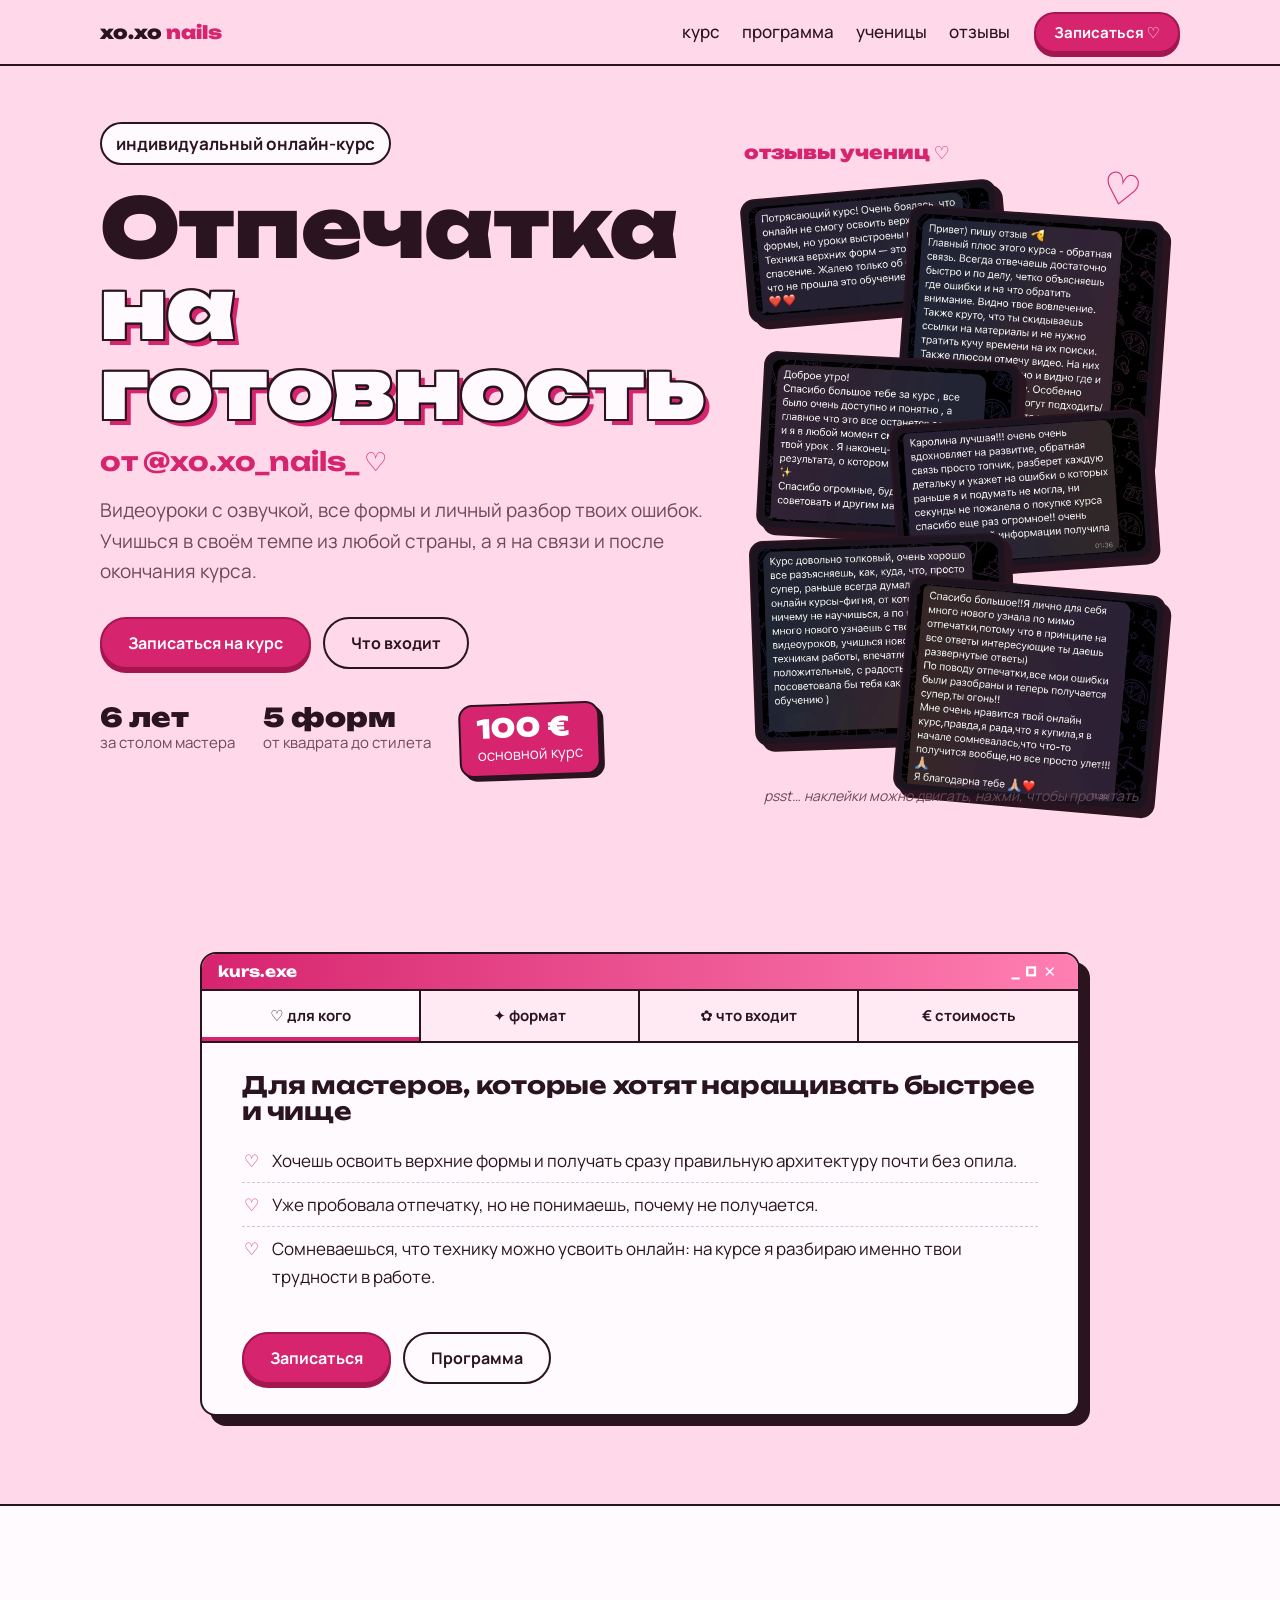
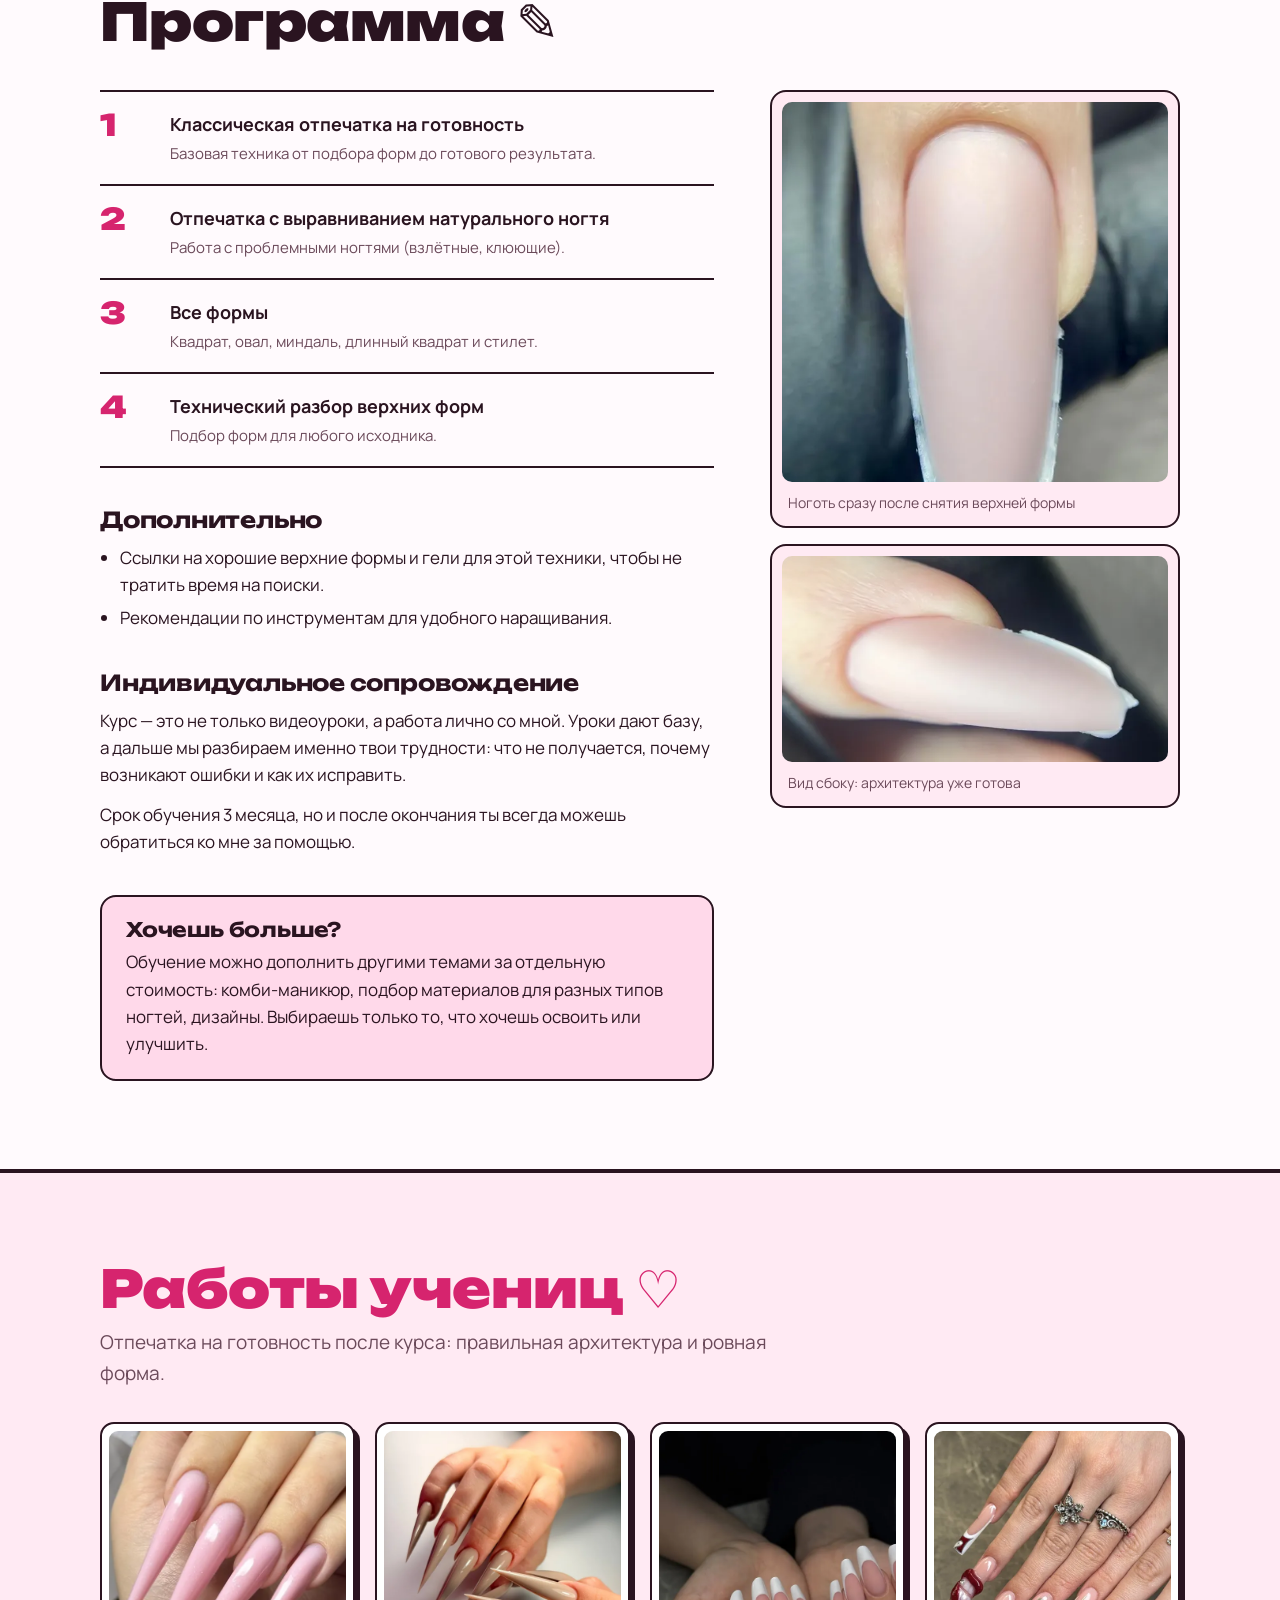
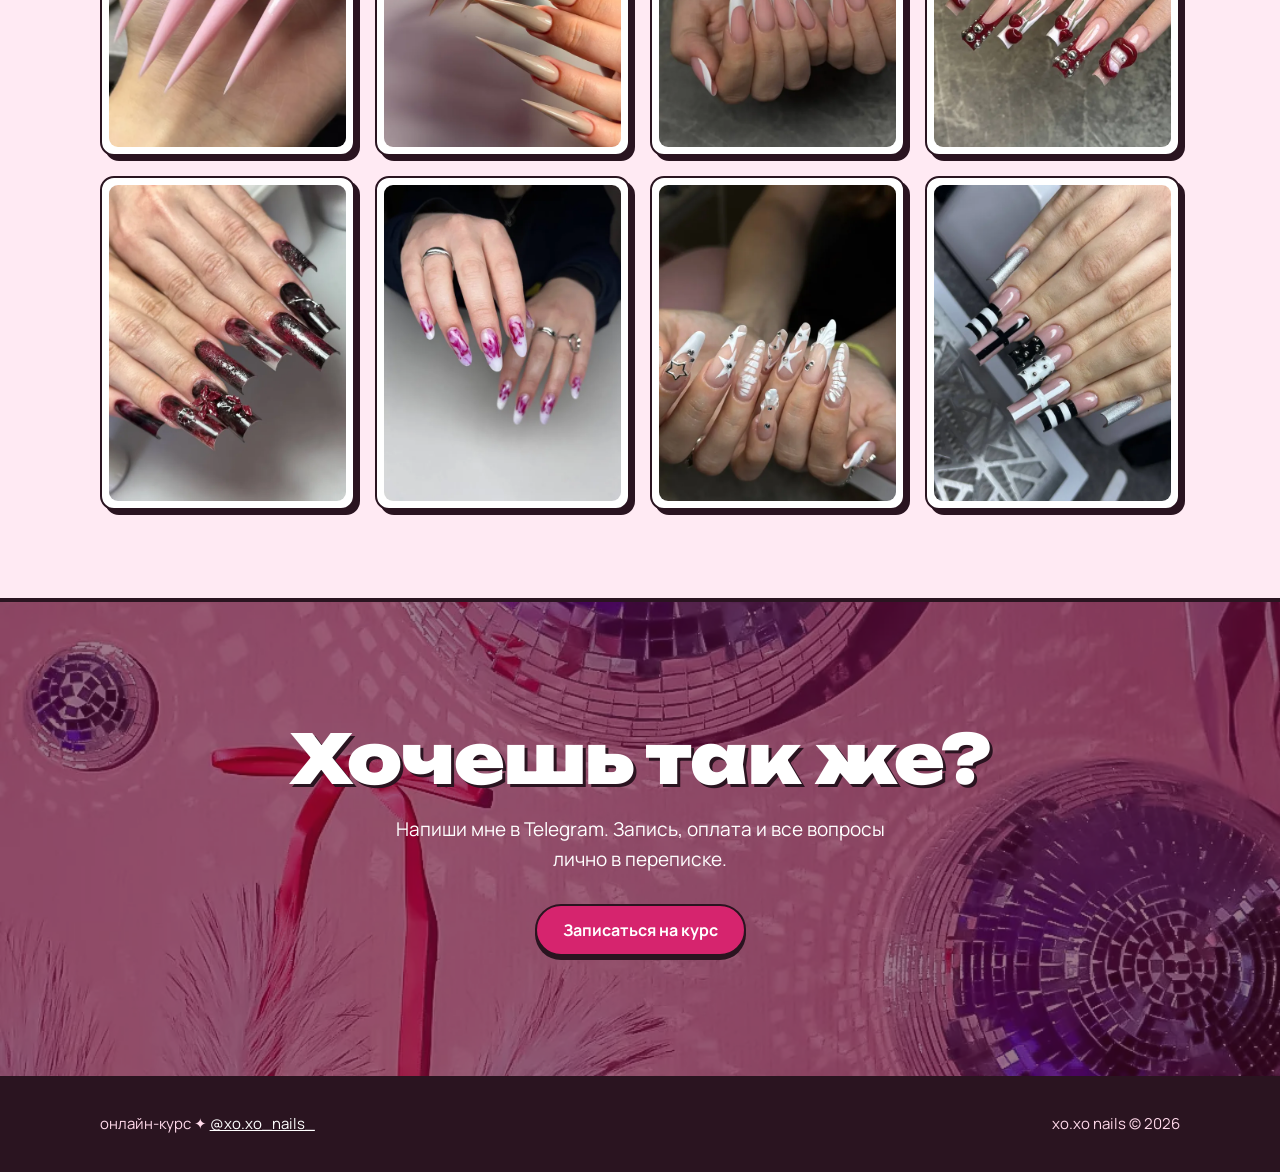
<file: index.html>
<!doctype html>
<html lang="ru">
<head>
<meta charset="utf-8">
<meta name="viewport" content="width=device-width, initial-scale=1, viewport-fit=cover">
<title>Отпечатка на готовность — индивидуальный онлайн-курс | xo.xo nails</title>
<meta name="description" content="Индивидуальный онлайн-курс «Отпечатка на готовность» от @xo.xo_nails_: видеоуроки с озвучкой, все формы, разбор верхних форм, 3 месяца личного сопровождения и сертификат. 100 €.">
<meta property="og:type" content="website">
<meta property="og:locale" content="ru_RU">
<meta property="og:title" content="Отпечатка на готовность — индивидуальный онлайн-курс">
<meta property="og:description" content="Видеоуроки, личный разбор ошибок и обратная связь даже после курса. 100 €.">
<meta property="og:image" content="riga-manicure-update/img/og.jpg">
<meta name="twitter:card" content="summary_large_image">
<meta name="theme-color" content="#ffd9ea">
<link rel="preconnect" href="https://fonts.googleapis.com">
<link rel="preconnect" href="https://fonts.gstatic.com" crossorigin>
<link href="https://fonts.googleapis.com/css2?family=Unbounded:wght@500;700;900&family=Manrope:wght@400;500;700&display=swap" rel="stylesheet">
<style>
:root{
  color-scheme: light;
  --pink:#ffd9ea;
  --pink-2:#ffeaf3;
  --berry:#d6246e;
  --berry-dark:#a3164f;
  --ink:#2a1420;
  --ink-soft:#6b4a5a;
  --chrome:#cfc8dc;
  --white:#fffafd;
  --display:"Unbounded", "Arial Black", system-ui, sans-serif;
  --body:"Manrope", "Segoe UI", system-ui, sans-serif;
  --wrap:1120px;
  box-sizing:border-box;
  padding-top:env(safe-area-inset-top,0px);
  padding-bottom:env(safe-area-inset-bottom,0px);
}
*,*::before,*::after{box-sizing:inherit}
html{scroll-behavior:smooth;scroll-padding-top:calc(72px + env(safe-area-inset-top,0px))}
body{margin:0;background:var(--pink);color:var(--ink);font:400 17px/1.6 var(--body);-webkit-font-smoothing:antialiased;overflow-x:hidden}
img{max-width:100%;display:block}
a{color:inherit}
:focus-visible{outline:3px solid var(--berry);outline-offset:3px;border-radius:6px}
.wrap{max-width:var(--wrap);margin:0 auto;padding:0 20px}
h1,h2,h3{font-family:var(--display);line-height:1.08;margin:0;letter-spacing:-.01em}
h2{font-size:clamp(30px,5vw,52px);font-weight:900}
.lead{font-size:clamp(17px,2vw,19px);color:var(--ink-soft);max-width:56ch}
section{padding:88px 0}
.skip{position:absolute;left:-999px}.skip:focus{left:12px;top:12px;z-index:100;background:#fff;padding:8px 12px}

/* buttons */
.btn{display:inline-flex;align-items:center;gap:8px;font:700 16px/1 var(--body);text-decoration:none;padding:16px 26px;border-radius:999px;border:2px solid var(--ink);transition:transform .15s,box-shadow .15s}
.btn-main{background:var(--berry);color:#fff;border-color:var(--berry-dark);box-shadow:0 4px 0 var(--berry-dark)}
.btn-main:hover{transform:translateY(-2px);box-shadow:0 6px 0 var(--berry-dark)}
.btn-main:active{transform:translateY(2px);box-shadow:0 2px 0 var(--berry-dark)}
.btn-ghost{background:transparent;color:var(--ink)}
.btn-ghost:hover{background:var(--white)}

/* header */
.top{position:sticky;top:0;z-index:40;background:rgba(255,217,234,.86);backdrop-filter:blur(10px);-webkit-backdrop-filter:blur(10px);border-bottom:2px solid var(--ink)}
body::before{content:"";position:fixed;inset:0 0 auto;height:env(safe-area-inset-top,0px);z-index:41;background:rgba(255,217,234,.86);backdrop-filter:blur(10px)}
.top .wrap{display:flex;align-items:center;gap:24px;height:64px}
.logo{font:900 18px/1 var(--display);text-decoration:none;white-space:nowrap}
.logo span{color:var(--berry)}
.nav{display:flex;gap:22px;margin-left:auto}
.nav a{text-decoration:none;font-weight:500}
.nav a:hover{color:var(--berry)}
.top .btn{padding:11px 18px;font-size:15px}
@media (max-width:820px){.nav{display:none}.top .btn{margin-left:auto}}

/* hero */
.hero{padding:56px 0 72px;position:relative}
.hero .wrap{display:grid;grid-template-columns:1.05fr .95fr;gap:40px;align-items:center}
.hero-tag{display:inline-block;font-weight:700;background:var(--white);border:2px solid var(--ink);border-radius:999px;padding:6px 14px;margin-bottom:22px}
.hero h1{font-size:clamp(40px,6.6vw,82px);font-weight:900;line-height:.98}
.hero h1 .row2{display:block;color:var(--white);text-shadow:-2px -2px 0 var(--ink),2px -2px 0 var(--ink),-2px 2px 0 var(--ink),2px 2px 0 var(--ink),0 -2px 0 var(--ink),0 2px 0 var(--ink),-2px 0 0 var(--ink),2px 0 0 var(--ink),6px 6px 0 var(--berry)}
.hero .by{font:700 clamp(20px,2.4vw,26px)/1.2 var(--display);margin:18px 0 18px;color:var(--berry)}
.hero .lead{margin:0 0 30px}
.hero-ctas{display:flex;gap:12px;flex-wrap:wrap}
.facts{display:flex;gap:28px;flex-wrap:wrap;margin-top:34px;padding:0;list-style:none}
.facts li{font-size:15px;color:var(--ink-soft)}
.facts b{display:block;font:900 26px/1.1 var(--display);color:var(--ink)}
.facts .hot{background:var(--berry);color:#fff;border:2px solid var(--ink);border-radius:14px;padding:8px 16px;box-shadow:4px 4px 0 var(--ink);rotate:-2deg}
.facts .hot b{color:#fff}

.board{position:relative;height:600px;margin-top:40px;touch-action:none}
.hint{position:absolute;bottom:-44px;left:0;right:0;text-align:center;font-size:14px;color:var(--ink-soft);font-style:italic}
.sticker{position:absolute;width:44%;background:#fff;padding:8px 8px 26px;border:2px solid var(--ink);border-radius:14px;box-shadow:6px 6px 0 var(--ink);cursor:grab;user-select:none;-webkit-user-select:none;touch-action:none}
.sticker:active{cursor:grabbing}
.sticker img{border-radius:8px;aspect-ratio:3/4;object-fit:cover;width:100%;pointer-events:none}
.sticker.wide img{aspect-ratio:1/1}
.sticker.rv{width:62%;padding:6px;background:#1c1520}
.sticker.rv img{aspect-ratio:auto;border-radius:10px}
.board-title{position:absolute;top:-34px;left:0;font:900 18px/1 var(--display);color:var(--berry)}
.s1{left:0;top:2%;rotate:-5deg}
.s2{left:38%;top:6%;rotate:4deg}
.s3{left:4%;top:30%;rotate:3deg}
.s4{left:36%;top:40%;rotate:-4deg}
.s5{left:2%;top:60%;rotate:-2deg}
.s6{left:38%;top:68%;rotate:5deg}
.heart{position:absolute;font-size:44px;color:var(--berry);right:4%;top:-4%;rotate:12deg;pointer-events:none}
@media (max-width:900px){
  .hero .wrap{grid-template-columns:1fr}
  .board{height:min(150vw,640px);margin-top:56px}
}

/* kurs.exe window */
.win{background:var(--white);border:2px solid var(--ink);border-radius:16px;box-shadow:10px 10px 0 var(--ink);overflow:hidden;max-width:880px;margin:0 auto}
.win-bar{display:flex;align-items:center;justify-content:space-between;background:linear-gradient(90deg,var(--berry),#ff7fb2);color:#fff;padding:10px 16px;font:700 15px/1 var(--display);border-bottom:2px solid var(--ink)}
.win-bar i{font-style:normal;letter-spacing:6px}
.tabs{display:flex;flex-wrap:wrap;border-bottom:2px solid var(--ink);background:var(--pink-2)}
.tab{flex:1 1 25%;font:700 15px/1.2 var(--body);padding:16px 10px;background:none;border:0;border-right:2px solid var(--ink);cursor:pointer;color:var(--ink)}
.tab:last-child{border-right:0}
.tab[aria-selected="true"]{background:var(--white);box-shadow:inset 0 -4px 0 var(--berry)}
@media (max-width:600px){.tab{flex-basis:50%}.tab:nth-child(2){border-right:0}.tab:nth-child(-n+2){border-bottom:2px solid var(--ink)}}
.panel{padding:30px clamp(20px,4vw,40px) 34px}
.panel h3{font-size:24px;margin-bottom:14px}
.panel ul{margin:0;padding-left:0;list-style:none}
.panel li{padding:8px 0 8px 30px;position:relative;border-bottom:1px dashed var(--chrome)}
.panel li:last-child{border-bottom:0}
.panel li::before{content:"♡";position:absolute;left:2px;color:var(--berry)}
.price{display:flex;flex-wrap:wrap;gap:12px;margin:6px 0 18px}
.price span{font:900 clamp(28px,4vw,40px)/1 var(--display);background:var(--pink);border:2px solid var(--ink);border-radius:14px;padding:14px 18px}
.price span:not(:first-child){font-size:clamp(18px,2.4vw,22px);background:var(--white);align-self:center}
.win-foot{display:flex;gap:12px;flex-wrap:wrap;padding:0 clamp(20px,4vw,40px) 30px}

/* program */
.program{background:var(--white);border-top:2px solid var(--ink);border-bottom:2px solid var(--ink)}
.prog-grid{display:grid;grid-template-columns:1.2fr .8fr;gap:56px;margin-top:40px;align-items:start}
@media (max-width:900px){.prog-grid{grid-template-columns:1fr;gap:40px}}
.lessons{list-style:none;margin:0;padding:0;counter-reset:l}
.lessons li{counter-increment:l;display:grid;grid-template-columns:56px 1fr;gap:14px;padding:18px 0;border-bottom:2px solid var(--ink)}
.lessons li:first-child{border-top:2px solid var(--ink)}
.lessons li::before{content:counter(l);font:900 30px/1 var(--display);color:var(--berry)}
.lessons b{display:block;font-size:18px}
.lessons small{color:var(--ink-soft);font-size:15px}
.block{margin-top:40px}
.block h3{font-size:22px;margin-bottom:12px}
.block p{margin:0 0 12px;max-width:62ch}
.plain{margin:0;padding-left:20px}
.plain li{margin:6px 0}
.process{display:grid;gap:16px}
.process figure{margin:0;background:var(--pink-2);border:2px solid var(--ink);border-radius:16px;padding:10px}
.process img{border-radius:10px;width:100%;max-height:380px;object-fit:cover;cursor:zoom-in}
.process figcaption{font-size:14px;color:var(--ink-soft);padding:10px 6px 2px}
.note{background:var(--pink);border:2px solid var(--ink);border-radius:16px;padding:22px 24px}
.note h3{font-size:20px;margin-bottom:8px}
.note p{margin:0}

/* gallery */
.gal-head{display:flex;justify-content:space-between;align-items:end;gap:24px;flex-wrap:wrap;margin-bottom:34px}
.gal-head .lead{margin:10px 0 0}
.gallery{display:grid;grid-template-columns:repeat(3,1fr);gap:20px;max-width:900px}
@media (max-width:640px){.gallery{grid-template-columns:repeat(2,1fr);gap:12px}}
.gallery button{all:unset;cursor:zoom-in;display:block;background:#fff;border:2px solid var(--ink);border-radius:14px;padding:7px;box-shadow:5px 5px 0 var(--ink);transition:transform .15s,box-shadow .15s}
.gallery button:hover{transform:translate(-2px,-2px) rotate(-1deg);box-shadow:7px 7px 0 var(--berry)}
.gallery button:focus-visible{outline:3px solid var(--berry);outline-offset:3px}
.gallery img{border-radius:9px;aspect-ratio:3/4;object-fit:cover;width:100%}
.students{background:var(--pink-2);border-top:2px solid var(--ink);border-bottom:2px solid var(--ink)}
.students .gallery{grid-template-columns:repeat(4,1fr);max-width:none}
@media (max-width:900px){.students .gallery{grid-template-columns:repeat(2,1fr)}}

/* reviews */
.reviews-grid{columns:3 300px;column-gap:20px;margin-top:36px}
.review{break-inside:avoid;margin:0 0 20px;background:var(--white);border:2px solid var(--ink);border-radius:20px 20px 20px 4px;padding:22px 22px 18px;position:relative}
.review p{margin:0 0 12px;font-size:16px;line-height:1.6}
.review footer{font-size:14px;color:var(--ink-soft);font-weight:700}
.review footer::before{content:"♡ ";color:var(--berry)}

/* cta */
.cta{position:relative;color:#fff;text-align:center;padding:120px 0;border-top:2px solid var(--ink);overflow:hidden}
.cta::before{content:"";position:absolute;inset:0;background:url(riga-manicure-update/img/studio-disco.webp) center/cover;z-index:-2}
.cta::after{content:"";position:absolute;inset:0;background:rgba(80,10,45,.55);z-index:-1}
.cta h2{font-size:clamp(36px,6vw,68px);text-shadow:3px 3px 0 var(--ink)}
.cta p{font-size:19px;max-width:44ch;margin:18px auto 30px}
.cta .btn-main{border-color:var(--ink);box-shadow:0 4px 0 var(--ink)}

footer.site{background:var(--ink);color:var(--pink);padding:36px 0 110px;font-size:15px}
footer.site .wrap{display:flex;justify-content:space-between;gap:16px;flex-wrap:wrap}
footer.site a{color:#fff}
@media (min-width:821px){footer.site{padding-bottom:36px}}

/* mobile sticky cta */
.dock{position:fixed;left:12px;right:12px;bottom:calc(12px + env(safe-area-inset-bottom,0px));z-index:45;display:none}
.dock .btn{width:100%;justify-content:center;border-color:var(--ink);box-shadow:0 4px 0 var(--ink)}
@media (max-width:820px){.dock{display:block}}

/* lightbox */
.lb{position:fixed;inset:0;z-index:60;background:rgba(42,20,32,.92);display:none;align-items:center;justify-content:center;padding:calc(56px + env(safe-area-inset-top,0px)) 16px calc(56px + env(safe-area-inset-bottom,0px))}
.lb.open{display:flex}
.lb img{max-height:100%;max-width:min(100%,900px);border-radius:12px;border:2px solid #fff;object-fit:contain}
.lb button{position:absolute;background:var(--white);color:var(--ink);border:2px solid var(--ink);border-radius:999px;width:48px;height:48px;font:700 22px/1 var(--body);cursor:pointer}
.lb .x{top:calc(14px + env(safe-area-inset-top,0px));right:14px}
.lb .prev{left:14px;top:50%;translate:0 -50%}
.lb .next{right:14px;top:50%;translate:0 -50%}
.lb .cap{position:absolute;bottom:calc(16px + env(safe-area-inset-bottom,0px));left:0;right:0;text-align:center;color:#fff;font-size:15px}

@media (prefers-reduced-motion:reduce){*{transition:none!important;scroll-behavior:auto!important}}
</style>
</head>
<body id="top">
<a class="skip" href="#kurs">К курсу</a>

<header class="top">
  <div class="wrap">
    <a class="logo" href="#top">xo.xo <span>nails</span></a>
    <nav class="nav" aria-label="Разделы">
      <a href="#kurs">курс</a>
      <a href="#programma">программа</a>
      <a href="#raboty">ученицы</a>
      <a href="#otzyvy">отзывы</a>
    </nav>
    <a class="btn btn-main" href="https://t.me/KotyaK00" target="_blank" rel="noopener">Записаться ♡</a>
  </div>
</header>

<main>
<section class="hero">
  <div class="wrap">
    <div>
      <span class="hero-tag">индивидуальный онлайн-курс</span>
      <h1>Отпечатка <span class="row2">на готовность</span></h1>
      <p class="by">от <a href="https://www.instagram.com/xo.xo_nails_/" target="_blank" rel="noopener" style="text-decoration:none">@xo.xo_nails_</a> ♡</p>
      <p class="lead">Видеоуроки с озвучкой, все формы и личный разбор твоих ошибок. Учишься в своём темпе из любой страны, а я на связи и после окончания курса.</p>
      <div class="hero-ctas">
        <a class="btn btn-main" href="https://t.me/KotyaK00" target="_blank" rel="noopener">Записаться на курс</a>
        <a class="btn btn-ghost" href="#kurs">Что входит</a>
      </div>
      <ul class="facts">
        <li><b>6 лет</b>за столом мастера</li>
        <li><b>5 форм</b>от квадрата до стилета</li>
        <li class="hot"><b>100 €</b>основной курс</li>
      </ul>
    </div>

    <div class="board" id="otzyvy" aria-label="Отзывы учениц. Наклейки можно двигать, нажми, чтобы прочитать">
      <span class="board-title">отзывы учениц ♡</span>
      <div class="sticker rv s1" data-full="riga-manicure-update/img/review-1.webp"><img src="riga-manicure-update/img/review-1.webp" alt="Отзыв ученицы 1" draggable="false"></div>
      <div class="sticker rv s2" data-full="riga-manicure-update/img/review-2.webp"><img src="riga-manicure-update/img/review-2.webp" alt="Отзыв ученицы 2" draggable="false"></div>
      <div class="sticker rv s3" data-full="riga-manicure-update/img/review-3.webp"><img src="riga-manicure-update/img/review-3.webp" alt="Отзыв ученицы 3" draggable="false"></div>
      <div class="sticker rv s4" data-full="riga-manicure-update/img/review-4.webp"><img src="riga-manicure-update/img/review-4.webp" alt="Отзыв ученицы 4" draggable="false"></div>
      <div class="sticker rv s5" data-full="riga-manicure-update/img/review-5.webp"><img src="riga-manicure-update/img/review-5.webp" alt="Отзыв ученицы 5" draggable="false"></div>
      <div class="sticker rv s6" data-full="riga-manicure-update/img/review-6.webp"><img src="riga-manicure-update/img/review-6.webp" alt="Отзыв ученицы 6" draggable="false"></div>
      <span class="heart" aria-hidden="true">♡</span>
      <p class="hint">psst… наклейки можно двигать, нажми, чтобы прочитать</p>
    </div>
  </div>
</section>

<section id="kurs" aria-labelledby="kurs-title">
  <div class="wrap">
    <h2 id="kurs-title" class="visually-hidden" style="position:absolute;left:-9999px">О курсе</h2>
    <div class="win">
      <div class="win-bar"><span>kurs.exe</span><i aria-hidden="true">_□✕</i></div>
      <div class="tabs" role="tablist" aria-label="О курсе">
        <button class="tab" role="tab" id="t1" aria-controls="p1" aria-selected="true">♡ для кого</button>
        <button class="tab" role="tab" id="t2" aria-controls="p2" aria-selected="false" tabindex="-1">✦ формат</button>
        <button class="tab" role="tab" id="t3" aria-controls="p3" aria-selected="false" tabindex="-1">✿ что входит</button>
        <button class="tab" role="tab" id="t4" aria-controls="p4" aria-selected="false" tabindex="-1">€ стоимость</button>
      </div>
      <div class="panel" role="tabpanel" id="p1" aria-labelledby="t1">
        <h3>Для мастеров, которые хотят наращивать быстрее и чище</h3>
        <ul>
          <li>Хочешь освоить верхние формы и получать сразу правильную архитектуру почти без опила.</li>
          <li>Уже пробовала отпечатку, но не понимаешь, почему не получается.</li>
          <li>Сомневаешься, что технику можно усвоить онлайн: на курсе я разбираю именно твои трудности в работе.</li>
        </ul>
      </div>
      <div class="panel" role="tabpanel" id="p2" aria-labelledby="t2" hidden>
        <h3>Онлайн, в своём темпе</h3>
        <ul>
          <li>Видеоуроки с озвучкой: хорошо слышно и видно, где и куда ставить форму.</li>
          <li>Срок обучения 3 месяца с индивидуальным сопровождением.</li>
          <li>После курса обратная связь остаётся: с вопросами можно писать в любое время.</li>
          <li>Уроки остаются с тобой навсегда.</li>
        </ul>
      </div>
      <div class="panel" role="tabpanel" id="p3" aria-labelledby="t3" hidden>
        <h3>Что ты получишь</h3>
        <ul>
          <li>Видеоуроки: классическая отпечатка и отпечатка с выравниванием натурального ногтя.</li>
          <li>Все формы: квадрат, овал, миндаль, длинный квадрат и стилет.</li>
          <li>Технический разбор верхних форм.</li>
          <li>Ссылки на хорошие верхние формы и гели, рекомендации по инструментам.</li>
          <li>Личный разбор твоих работ и ошибок.</li>
          <li>Сертификат об окончании курса.</li>
        </ul>
      </div>
      <div class="panel" role="tabpanel" id="p4" aria-labelledby="t4" hidden>
        <h3>Основной курс</h3>
        <div class="price"><span>100 €</span><span>9 400 ₽</span><span>5 000 грн</span></div>
        <p style="margin:0">Дополнительные темы можно добавить за отдельную стоимость. Оплата и запись лично в переписке со мной.</p>
      </div>
      <div class="win-foot">
        <a class="btn btn-main" href="https://t.me/KotyaK00" target="_blank" rel="noopener">Записаться</a>
        <a class="btn btn-ghost" href="#programma">Программа</a>
      </div>
    </div>
  </div>
</section>

<section id="programma" class="program" aria-labelledby="prog-title">
  <div class="wrap">
    <h2 id="prog-title">Программа ✎</h2>
    <div class="prog-grid">
      <div>
        <ol class="lessons">
          <li><div><b>Классическая отпечатка на готовность</b><small>Базовая техника от подбора форм до готового результата.</small></div></li>
          <li><div><b>Отпечатка с выравниванием натурального ногтя</b><small>Работа с проблемными ногтями (взлётные, клюющие).</small></div></li>
          <li><div><b>Все формы</b><small>Квадрат, овал, миндаль, длинный квадрат и стилет.</small></div></li>
          <li><div><b>Технический разбор верхних форм</b><small>Подбор форм для любого исходника.</small></div></li>
        </ol>

        <div class="block">
          <h3>Дополнительно</h3>
          <ul class="plain">
            <li>Ссылки на хорошие верхние формы и гели для этой техники, чтобы не тратить время на поиски.</li>
            <li>Рекомендации по инструментам для удобного наращивания.</li>
          </ul>
        </div>

        <div class="block">
          <h3>Индивидуальное сопровождение</h3>
          <p>Курс — это не только видеоуроки, а работа лично со мной. Уроки дают базу, а дальше мы разбираем именно твои трудности: что не получается, почему возникают ошибки и как их исправить.</p>
          <p>Срок обучения 3 месяца, но и после окончания ты всегда можешь обратиться ко мне за помощью.</p>
        </div>

        <div class="block note">
          <h3>Хочешь больше?</h3>
          <p>Обучение можно дополнить другими темами за отдельную стоимость: комби-маникюр, подбор материалов для разных типов ногтей, дизайны. Выбираешь только то, что хочешь освоить или улучшить.</p>
        </div>
      </div>

      <div class="process">
        <figure>
          <img src="riga-manicure-update/img/process-form-top-600.webp" data-full="riga-manicure-update/img/process-form-top.webp" alt="Ноготь сразу после снятия верхней формы, вид сверху" loading="lazy" data-lb="process">
          <figcaption>Ноготь сразу после снятия верхней формы</figcaption>
        </figure>
        <figure>
          <img src="riga-manicure-update/img/process-form-side-600.webp" data-full="riga-manicure-update/img/process-form-side.webp" alt="Тот же ноготь сбоку: ровная архитектура и изгиб" loading="lazy" data-lb="process">
          <figcaption>Вид сбоку: архитектура уже готова</figcaption>
        </figure>
      </div>
    </div>
  </div>
</section>

<section id="raboty" class="students" aria-labelledby="students-title">
  <div class="wrap">
    <div class="gal-head">
      <div>
        <h2 id="students-title" style="color:var(--berry)">Работы учениц ♡</h2>
        <p class="lead">Отпечатка на готовность после курса: правильная архитектура и ровная форма.</p>
      </div>
    </div>
    <div class="gallery" data-group="students">
      <button data-full="riga-manicure-update/img/student-pink-stiletto.webp"><img src="riga-manicure-update/img/student-pink-stiletto-600.webp" alt="Розовые длинные стилеты, работа ученицы" loading="lazy"></button>
      <button data-full="riga-manicure-update/img/student-nude-stiletto.webp"><img src="riga-manicure-update/img/student-nude-stiletto-600.webp" alt="Нюдовые стилеты, работа ученицы" loading="lazy"></button>
      <button data-full="riga-manicure-update/img/student-french.webp"><img src="riga-manicure-update/img/student-french-600.webp" alt="Длинный квадрат с белым френчем, работа ученицы" loading="lazy"></button>
      <button data-full="riga-manicure-update/img/work-cherry-bows.webp"><img src="riga-manicure-update/img/work-cherry-bows-600.webp" alt="Длинный квадрат с вишнями и металлическим декором, работа ученицы" loading="lazy"></button>
      <button data-full="riga-manicure-update/img/work-burgundy-lace.webp"><img src="riga-manicure-update/img/work-burgundy-lace-600.webp" alt="Бордовый длинный квадрат с кружевом и объёмными бантами, работа ученицы" loading="lazy"></button>
      <button data-full="riga-manicure-update/img/work-berry-marble.webp"><img src="riga-manicure-update/img/work-berry-marble-600.webp" alt="Миндаль с ягодным мраморным дизайном, работа ученицы" loading="lazy"></button>
      <button data-full="riga-manicure-update/img/work-white-stars.webp"><img src="riga-manicure-update/img/work-white-stars-600.webp" alt="Нюдовый миндаль с белыми звёздами и стразами, работа ученицы" loading="lazy"></button>
      <button data-full="riga-manicure-update/img/work-black-white.webp"><img src="riga-manicure-update/img/work-black-white-600.webp" alt="Длинный квадрат в чёрно-белом дизайне, работа ученицы" loading="lazy"></button>
    </div>
  </div>
</section>

<section class="cta" aria-labelledby="cta-title">
  <div class="wrap">
    <h2 id="cta-title">Хочешь так же?</h2>
    <p>Напиши мне в Telegram. Запись, оплата и все вопросы лично в переписке.</p>
    <a class="btn btn-main" href="https://t.me/KotyaK00" target="_blank" rel="noopener">Записаться на курс</a>
  </div>
</section>
</main>

<footer class="site">
  <div class="wrap">
    <span>онлайн-курс ✦ <a href="https://www.instagram.com/xo.xo_nails_/" target="_blank" rel="noopener">@xo.xo_nails_</a></span>
    <span>xo.xo nails © 2026</span>
  </div>
</footer>

<div class="dock"><a class="btn btn-main" href="https://t.me/KotyaK00" target="_blank" rel="noopener">Записаться ♡</a></div>

<div class="lb" id="lb" role="dialog" aria-modal="true" aria-label="Просмотр фото">
  <img alt="">
  <button class="x" aria-label="Закрыть">✕</button>
  <button class="prev" aria-label="Предыдущее фото">‹</button>
  <button class="next" aria-label="Следующее фото">›</button>
  <div class="cap"></div>
</div>

<script>
/* tabs */
(function(){
  const tabs=[...document.querySelectorAll('.tab')];
  function select(t){
    tabs.forEach(x=>{const on=x===t;x.setAttribute('aria-selected',on);x.tabIndex=on?0:-1;document.getElementById(x.getAttribute('aria-controls')).hidden=!on});
  }
  tabs.forEach((t,i)=>{
    t.addEventListener('click',()=>select(t));
    t.addEventListener('keydown',e=>{
      let n=null;if(e.key==='ArrowRight')n=tabs[(i+1)%tabs.length];if(e.key==='ArrowLeft')n=tabs[(i-1+tabs.length)%tabs.length];
      if(n){e.preventDefault();select(n);n.focus()}
    });
  });
})();

/* draggable stickers */
(function(){
  const board=document.getElementById('otzyvy');let z=10;
  board.querySelectorAll('.sticker').forEach(s=>{
    let sx,sy,ox,oy,moved=false;
    s.addEventListener('pointerdown',e=>{
      s.setPointerCapture(e.pointerId);moved=false;s.style.zIndex=++z;
      sx=e.clientX;sy=e.clientY;ox=s.offsetLeft;oy=s.offsetTop;
    });
    s.addEventListener('pointermove',e=>{
      if(!s.hasPointerCapture(e.pointerId))return;
      const dx=e.clientX-sx,dy=e.clientY-sy;if(Math.abs(dx)+Math.abs(dy)>4)moved=true;
      const maxX=board.clientWidth-s.offsetWidth*.5,maxY=board.clientHeight-s.offsetHeight*.5;
      s.style.left=Math.min(maxX,Math.max(-s.offsetWidth*.3,ox+dx))+'px';
      s.style.top=Math.min(maxY,Math.max(-20,oy+dy))+'px';
    });
    s.addEventListener('pointerup',e=>{s.releasePointerCapture(e.pointerId);if(!moved&&window.openLB){const all=[...board.querySelectorAll('.sticker')];window.openLB(all.map(x=>({src:x.dataset.full,alt:x.querySelector('img').alt})),all.indexOf(s),s)}});
    s.tabIndex=0;s.setAttribute('role','button');s.addEventListener('keydown',e=>{if(e.key==='Enter'){const all=[...board.querySelectorAll('.sticker')];window.openLB(all.map(x=>({src:x.dataset.full,alt:x.querySelector('img').alt})),all.indexOf(s),s)}});
  });
})();

/* lightbox */
(function(){
  const lb=document.getElementById('lb'),img=lb.querySelector('img'),cap=lb.querySelector('.cap');
  let list=[],idx=0,last=null;
  function show(){const it=list[idx];img.src=it.src;img.alt=it.alt;cap.textContent=(idx+1)+' / '+list.length}
  function open(items,i,from){list=items;idx=i;last=from;show();lb.classList.add('open');document.body.style.overflow='hidden';lb.querySelector('.x').focus()}
  window.openLB=open;
  function close(){lb.classList.remove('open');document.body.style.overflow='';if(last)last.focus()}
  document.querySelectorAll('.gallery').forEach(g=>{
    const btns=[...g.querySelectorAll('button')];
    const items=btns.map(b=>({src:b.dataset.full,alt:b.querySelector('img').alt}));
    btns.forEach((b,i)=>{b.setAttribute('aria-label','Открыть фото: '+items[i].alt);b.addEventListener('click',()=>open(items,i,b))});
  });
  const pimgs=[...document.querySelectorAll('[data-lb="process"]')];
  const pitems=pimgs.map(p=>({src:p.dataset.full,alt:p.alt}));
  pimgs.forEach((p,i)=>p.addEventListener('click',()=>open(pitems,i,p)));
  lb.querySelector('.x').onclick=close;
  lb.querySelector('.prev').onclick=()=>{idx=(idx-1+list.length)%list.length;show()};
  lb.querySelector('.next').onclick=()=>{idx=(idx+1)%list.length;show()};
  lb.addEventListener('click',e=>{if(e.target===lb)close()});
  document.addEventListener('keydown',e=>{
    if(!lb.classList.contains('open'))return;
    if(e.key==='Escape')close();if(e.key==='ArrowLeft')lb.querySelector('.prev').click();if(e.key==='ArrowRight')lb.querySelector('.next').click();
  });
  let tx=0;lb.addEventListener('touchstart',e=>tx=e.touches[0].clientX,{passive:true});
  lb.addEventListener('touchend',e=>{const d=e.changedTouches[0].clientX-tx;if(Math.abs(d)>50)lb.querySelector(d<0?'.next':'.prev').click()},{passive:true});
})();
</script>
</body>
</html>
</file>
